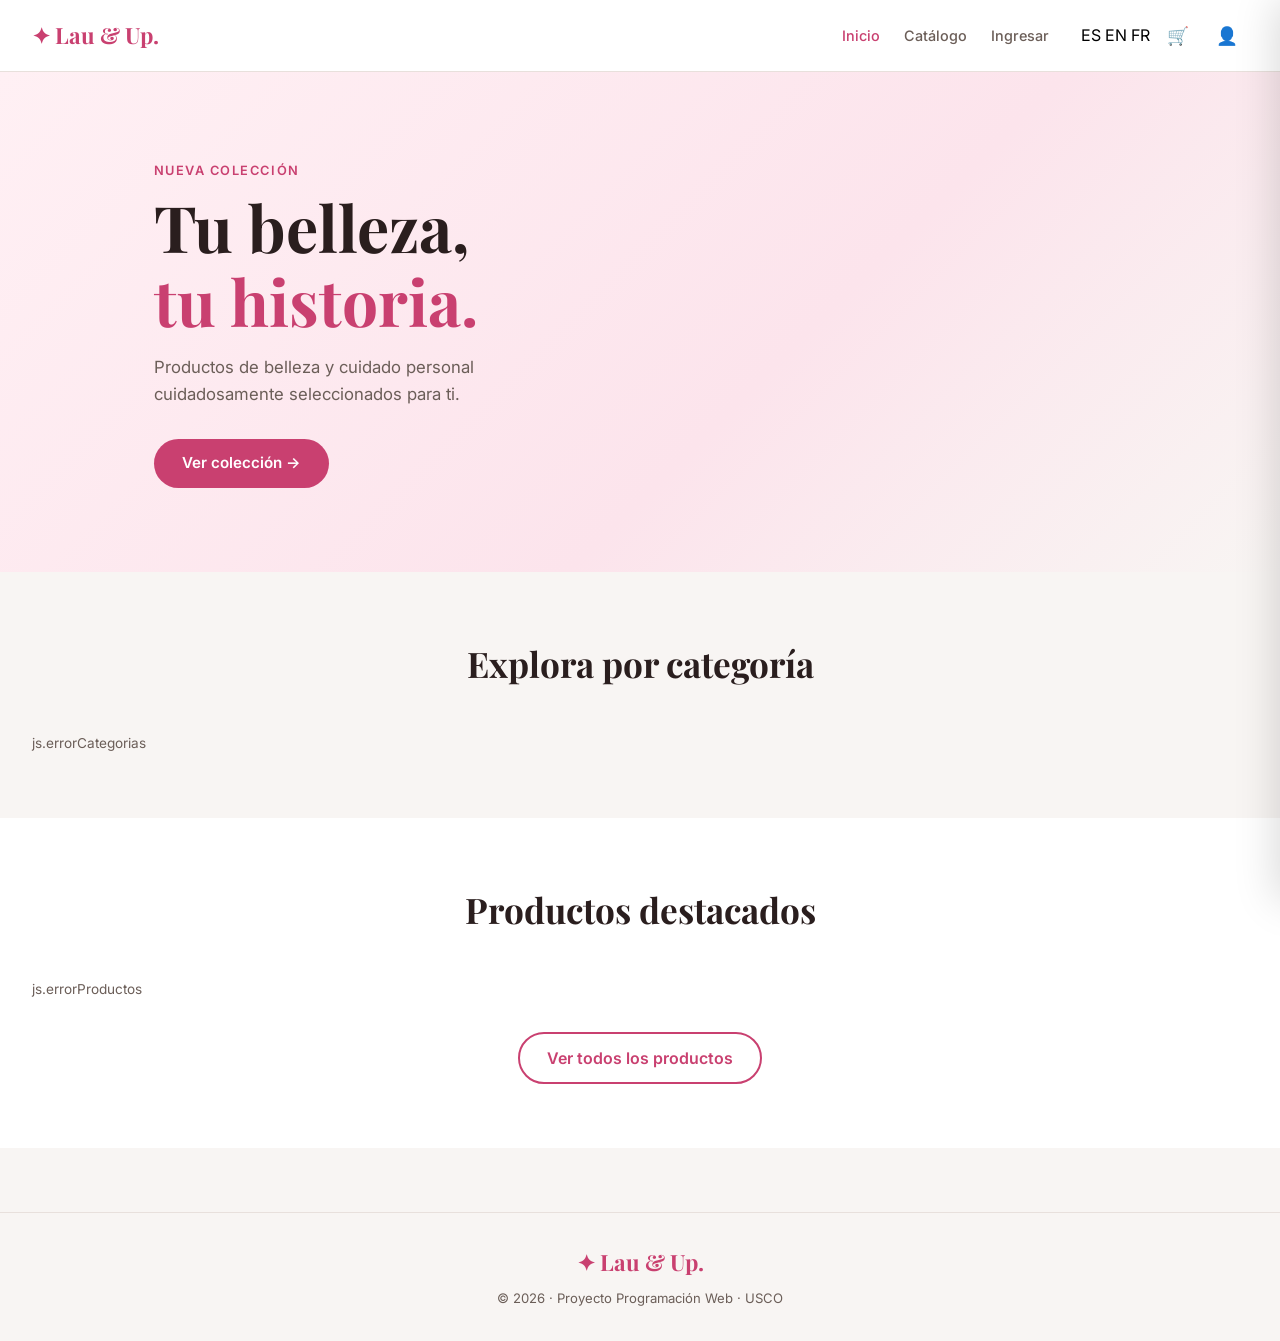
<file: LauUp/src/main/resources/static/index.html>
<!DOCTYPE html>
<html lang="es">
<head>
    <meta charset="UTF-8"/>
    <meta name="viewport" content="width=device-width, initial-scale=1.0"/>
    <title>Lau Up | Tienda</title>
    <link rel="stylesheet" href="css/styles.css"/>
    <link href="https://fonts.googleapis.com/css2?family=Playfair+Display:wght@400;600;700&family=Inter:wght@300;400;500;600&display=swap" rel="stylesheet"/>
</head>
<body>
<a href="#contenido-principal" class="skip-link">Saltar al contenido</a>
<header class="header" role="banner">
    <div class="header-inner">
        <a href="index.html" class="logo">✦ Lau &amp; Up.</a>
        <nav class="nav">
            <a href="index.html" class="nav-link active"><span data-i18n="nav.inicio">Inicio</span></a>
            <a href="catalogo.html" class="nav-link"><span data-i18n="nav.catalogo">Catálogo</span></a>
            <span id="nav-auth"></span>
        </nav>
        <div class="header-actions">
        	<div class="lang-selector">
        		<button class="lang-btn active" data-lang="es" onclick="I18N.cambiar('es')">ES</button>
       			<button class="lang-btn" data-lang="en" onclick="I18N.cambiar('en')">EN</button>
       			<button class="lang-btn" data-lang="fr" onclick="I18N.cambiar('fr')">FR</button>
    		</div>
            <button class="btn-icon" onclick="abrirCarrito()" title="Carrito">
                🛒 <span class="badge" id="badge-carrito">0</span>
            </button>
            <button class="btn-icon" id="btn-user" onclick="irPerfil()" title="Perfil">👤</button>
        </div>
    </div>    
</header>
<main role="main" id="contenido-principal">
<section class="hero">
    <div class="hero-content">
        <span class="hero-tag" data-i18n="hero.tag">Nueva colección</span>
        <h1 class="hero-title" data-i18n="hero.titulo">Tu belleza,<br/><em>tu historia.</em></h1>
        <p class="hero-sub" data-i18n="hero.subtitulo">Productos de belleza y cuidado personal cuidadosamente seleccionados para ti.</p>
        <a href="catalogo.html" class="btn-primary" data-i18n="hero.boton">Ver colección →</a>
    </div>
</section>

<section class="section">
    <h2 class="section-title" data-i18n="sec.categorias">Explora por categoría</h2>
    <div class="categorias-grid" id="categorias-grid">
        <div class="skeleton-card"></div>
        <div class="skeleton-card"></div>
        <div class="skeleton-card"></div>
        <div class="skeleton-card"></div>
    </div>
</section>

<section class="section section-alt">
    <h2 class="section-title" data-i18n="sec.destacados">Productos destacados</h2>
    <div class="productos-grid" id="productos-grid">
        <div class="skeleton-card"></div>
        <div class="skeleton-card"></div>
        <div class="skeleton-card"></div>
        <div class="skeleton-card"></div>
    </div>
    <div style="text-align:center;margin-top:2rem">
        <a href="catalogo.html" class="btn-outline" data-i18n="sec.verTodos">Ver todos los productos</a>
    </div>
</section>
</main>
<footer class="footer" role="contentinfo">
    <div class="footer-inner">
        <span class="logo">✦ Lau &amp; Up.</span>
        <p data-i18n="footer.texto">© 2026 · Proyecto Programación Web · USCO</p>
    </div>
</footer>

<div class="overlay" id="overlay" onclick="cerrarCarrito()"></div>
<aside class="carrito-panel" id="carrito-panel">
    <div class="carrito-header">
        <h3 data-i18n="carrito.titulo">Tu carrito</h3>
        <button onclick="cerrarCarrito()" class="btn-cerrar">✕</button>
    </div>
    <div class="carrito-items" id="carrito-items"></div>
    <div class="carrito-footer">
        <div class="carrito-total">
            <span data-i18n="carrito.total">Total</span>
            <strong id="carrito-total-val">$0</strong>
        </div>
        <button class="btn-primary w100" onclick="checkout()" data-i18n="carrito.pagar">Proceder al pago</button>
    </div>
</aside>

<div class="modal-overlay" id="modal-checkout" style="display:none">
    <div class="modal">
        <h3 data-i18n="checkout.titulo">Confirmar pedido</h3>
        <label data-i18n="checkout.direccion">Dirección de envío
            <input type="text" id="input-direccion" placeholder="Calle 12 #34-56, Neiva"/>
        </label>
        <div class="modal-actions">
            <button class="btn-outline" onclick="cerrarCheckout()" data-i18n="checkout.cancelar">Cancelar</button>
            <button class="btn-primary" onclick="confirmarPedido()" data-i18n="checkout.confirmar">Confirmar</button>
        </div>
    </div>
</div>

<script src="js/i18n.js"></script> 
<script src="js/api.js"></script>
<script src="js/carrito.js"></script>
<script src="js/auth.js"></script>
<script src="js/app.js"></script>
</body>
</html>
</file>
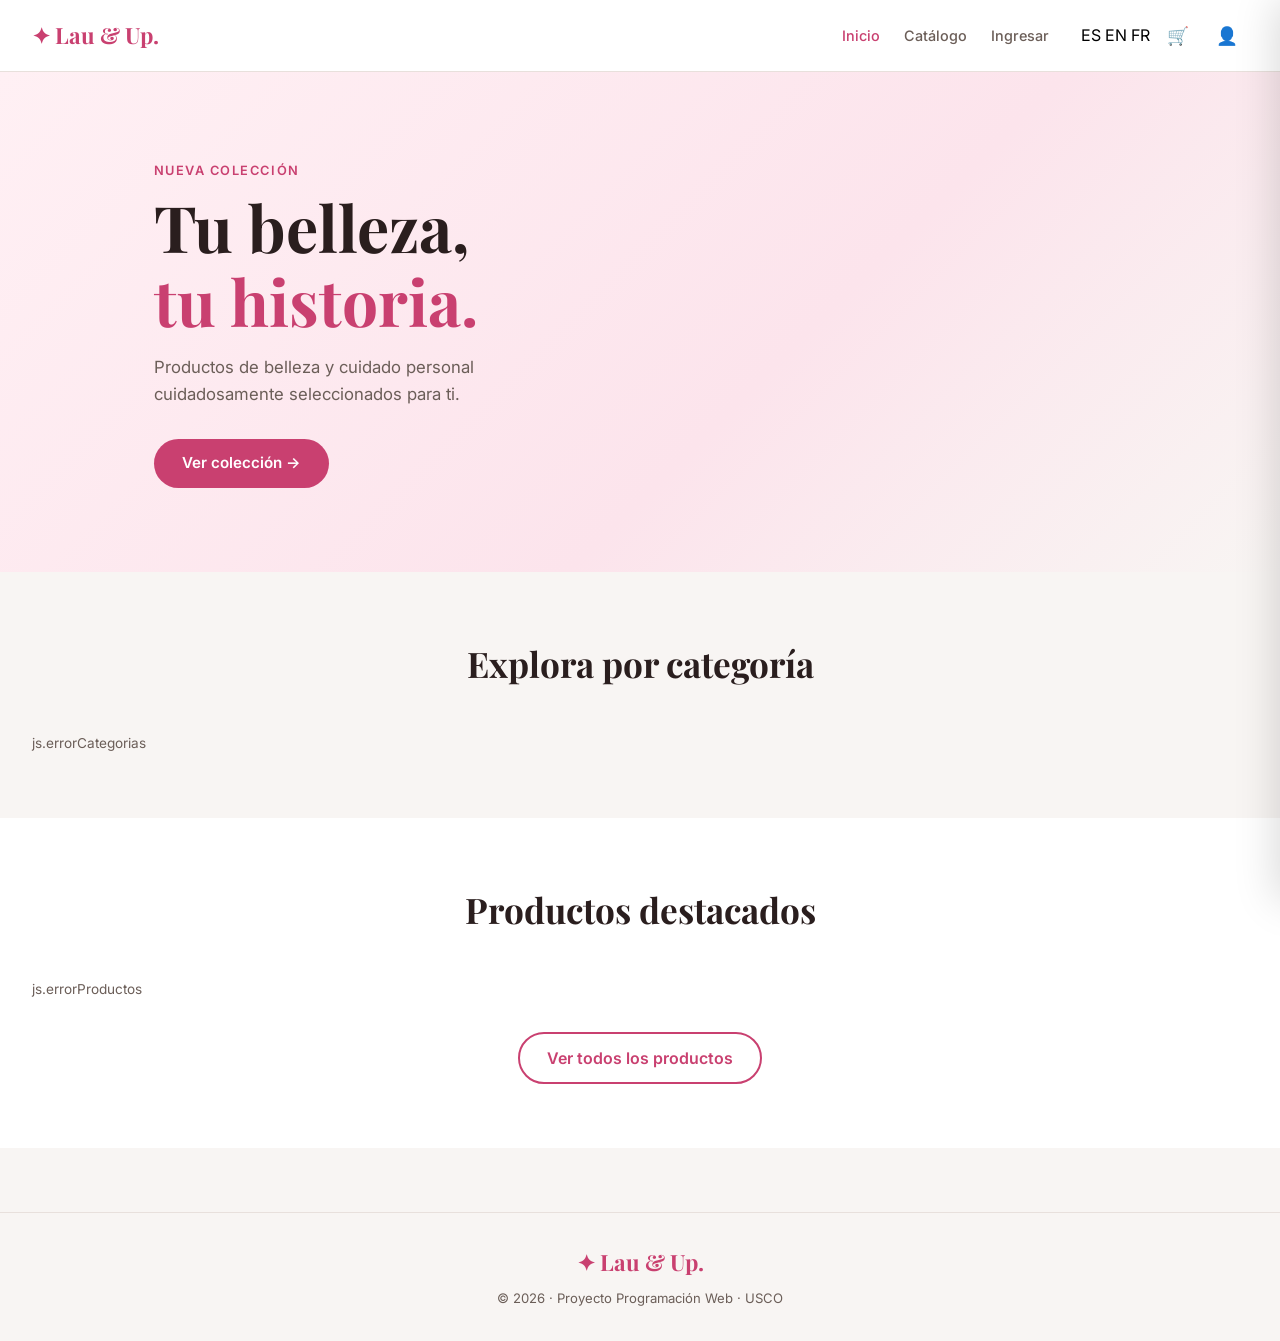
<file: LauUp/src/main/resources/static/admin.html>
<!DOCTYPE html>
<html lang="es">
<head>
    <meta charset="UTF-8"/>
    <meta name="viewport" content="width=device-width, initial-scale=1.0"/>
    <title>Admin | Lau & Up.</title>
    <link rel="stylesheet" href="css/styles.css"/>
    <link href="https://fonts.googleapis.com/css2?family=Playfair+Display:wght@400;600;700&family=Inter:wght@300;400;500;600&display=swap" rel="stylesheet"/>
</head>
<body>
<a href="#contenido-principal" class="skip-link">Saltar al contenido</a>

<header class="header" role="banner">
    <div class="header-inner">
        <a href="index.html" class="logo">✦ Lau &amp; Up. <span class="admin-tag">ADMIN</span></a>
        <nav class="nav">
            <a href="index.html" class="nav-link" ><span data-i18n="admin.verTienda">Ver tienda</span></a>
        </nav>
        <div class="header-actions">
            <div class="lang-selector">
        		<button class="lang-btn active" data-lang="es" onclick="I18N.cambiar('es')">ES</button>
       			<button class="lang-btn" data-lang="en" onclick="I18N.cambiar('en')">EN</button>
       			<button class="lang-btn" data-lang="fr" onclick="I18N.cambiar('fr')">FR</button>
    		</div>
            <button class="btn-outline" onclick="cerrarSesion()"><span data-i18n="perfil.cerrar">Cerrar sesión</span></button>
        </div>
    </div>
</header>

<main role="main" id="contenido-principal">
<div class="admin-layout">

    <!-- Sidebar -->
    <aside class="admin-sidebar" role="complementary" aria-label="Menú de administración">
        <nav class="admin-nav" aria-label="Navegación del administrador">
            <a href="#" class="admin-link active" aria-current="page" onclick="mostrarSeccion('productos')" data-i18n="admin.productos">📦 Productos</a>
            <a href="#" class="admin-link" aria-current="page" onclick="mostrarSeccion('pedidos')" data-i18n="admin.pedidos">📋 Pedidos</a>
            <a href="#" class="admin-link" aria-current="page" onclick="mostrarSeccion('categorias')" data-i18n="admin.categorias">🏷️ Categorías</a>
        </nav>
    </aside>

    <main class="admin-main">

        <!-- ── PRODUCTOS ── -->
        <section id="sec-productos" class="admin-seccion" aria-labelledby="titulo-productos">
            <div class="admin-sec-header">
                <h2 id="titulo-productos"><span data-i18n="admin.gestionProductos">Gestión de Productos</span></h2>
                <button class="btn-primary" onclick="abrirModalProducto()"><span data-i18n="admin.nuevoProducto">+ Nuevo producto</span></button>
            </div>
            <div class="tabla-wrap">
                <table class="admin-tabla" role="table" aria-label="Lista de productos">
                    <thead>
                        <tr>
                        	<th>ID</th>
                            <th ><span data-i18n="admin.nombre">Nombre</span></th>
							<th ><span data-i18n="admin.categoria">Categoría</span></th>
							<th ><span data-i18n="admin.precio">Precio</span></th>
							<th ><span data-i18n="admin.stock">Stock</span></th>
							<th ><span data-i18n="admin.acciones">Acciones</span></th>
                        </tr>
                    </thead>
                    <tbody id="tabla-productos"></tbody>
                </table>
            </div>
        </section>

        <!-- ── PEDIDOS ── -->
        <section id="sec-pedidos" class="admin-seccion" style="display:none" aria-labelledby="titulo-pedidos">
            <div class="admin-sec-header">
                <h2 id="titulo-pedidos"><span data-i18n="admin.gestionPedidos">Gestión de Pedidos</span></h2>
            </div>
            <div class="tabla-wrap">
                <table class="admin-tabla" role="table" aria-label="Lista de pedidos">
                    <thead>
                        <tr>
                            <th>ID</th>
                            <th ><span data-i18n="admin.usuario">Usuario</span></th>
                            <th ><span data-i18n="admin.total">Total</span></th>
                            <th ><span data-i18n="admin.estado">Estado</span></th>
                            <th ><span data-i18n="admin.fecha">Fecha</span></th>
                            <th ><span data-i18n="admin.cambiarEstado">Cambiar estado</span></th>
                        </tr>
                    </thead>
                    <tbody id="tabla-pedidos"></tbody>
                </table>
            </div>
        </section>

        <!-- ── CATEGORIAS ── -->
        <section id="sec-categorias" class="admin-seccion" style="display:none" aria-labelledby="titulo-categorias">
            <div class="admin-sec-header">
                <h2 id="titulo-categorias"><span data-i18n="admin.gestionCategorias">Gestión de Categorías</span></h2>
                <button class="btn-primary" onclick="abrirModalCategoria()"><span data-i18n="admin.nuevaCategoria">+ Nueva categoría</span></button>
            </div>
            <div class="tabla-wrap">
                <table class="admin-tabla" role="table" aria-label="Lista de categorías">
                    <thead>
                        <tr>
                            <th>ID</th>
                            <th ><span data-i18n="admin.nombre">Nombre</span></th>
                            <th ><span data-i18n="admin.descripcion">Descripción</span></th>
                        </tr>
                    </thead>
                    <tbody id="tabla-categorias"></tbody>
                </table>
            </div>
        </section>

    </main>
</div>

<!-- Modal producto -->
<div class="modal-overlay" id="modal-producto" style="display:none" role="dialog" aria-modal="true" aria-labelledby="modal-titulo">
    <div class="modal modal-grande">
        <h3 id="modal-titulo">Nuevo producto</h3>
        <input type="hidden" id="prod-id"/>
        <div class="form-row">
            <label class="form-label"><span data-i18n="admin.nombre">Nombre</span>
                <input type="text" id="prod-nombre" class="form-input"/>
            </label>
            <label class="form-label"><span data-i18n="admin.precio">Precio (COP)</span>
                <input type="number" id="prod-precio" class="form-input"/>
            </label>
        </div>
        <div class="form-row">
            <label class="form-label"><span data-i18n="admin.stock">Stock</span>
                <input type="number" id="prod-stock" class="form-input"/>
            </label>
            <label class="form-label"><span data-i18n="admin.categoria">Categoría</span>
                <select id="prod-categoria" class="form-input"></select>
            </label>
        </div>
        <label class="form-label"><span data-i18n="admin.descripcion">Descripción</span>
            <textarea id="prod-descripcion" class="form-input" rows="3"></textarea>
        </label>
        <label class="form-label"><span data-i18n="admin.imagen">URL de imagen (opcional)</span> <!-- no tengo imagenes en img, entonces lo coloco opcional por ahora-->
            <input type="text" id="prod-imagen" class="form-input" placeholder="https://..."/>
        </label>
        <div class="modal-actions">
            <button class="btn-outline" onclick="cerrarModalProducto()"><span data-i18n="checkout.cancelar">Cancelar</span></button>
            <button class="btn-primary" onclick="guardarProducto()"><span data-i18n="perfil.guardar">Guardar</span></button>
        </div>
    </div>
</div>

<!-- Modal categoría -->
<div class="modal-overlay" id="modal-categoria" style="display:none" role="dialog" aria-modal="true" aria-labelledby="titulo-modal-cat">
    <div class="modal">
        <h3 id="titulo-modal-cat"><span data-i18n="admin.holdnuevaCategoria">Nueva categoría</span></h3>
        <label class="form-label"><span data-i18n="admin.nombre">Nombre</span>
            <input type="text" id="cat-nombre" class="form-input"/>
        </label>
        <label class="form-label"><span data-i18n="admin.descripcion">Descripción</span>
            <input type="text" id="cat-descripcion" class="form-input"/>
        </label>
        <div class="modal-actions">
            <button class="btn-outline" onclick="cerrarModalCategoria()">Cancelar</button>
            <button class="btn-primary" onclick="guardarCategoria()">Guardar</button>
        </div>
    </div>
</div>
</main>

<script src="js/i18n.js"></script>
<script src="js/api.js"></script>
<script src="js/auth.js"></script>
<script src="js/admin.js"></script>
</body>
</html>
</file>
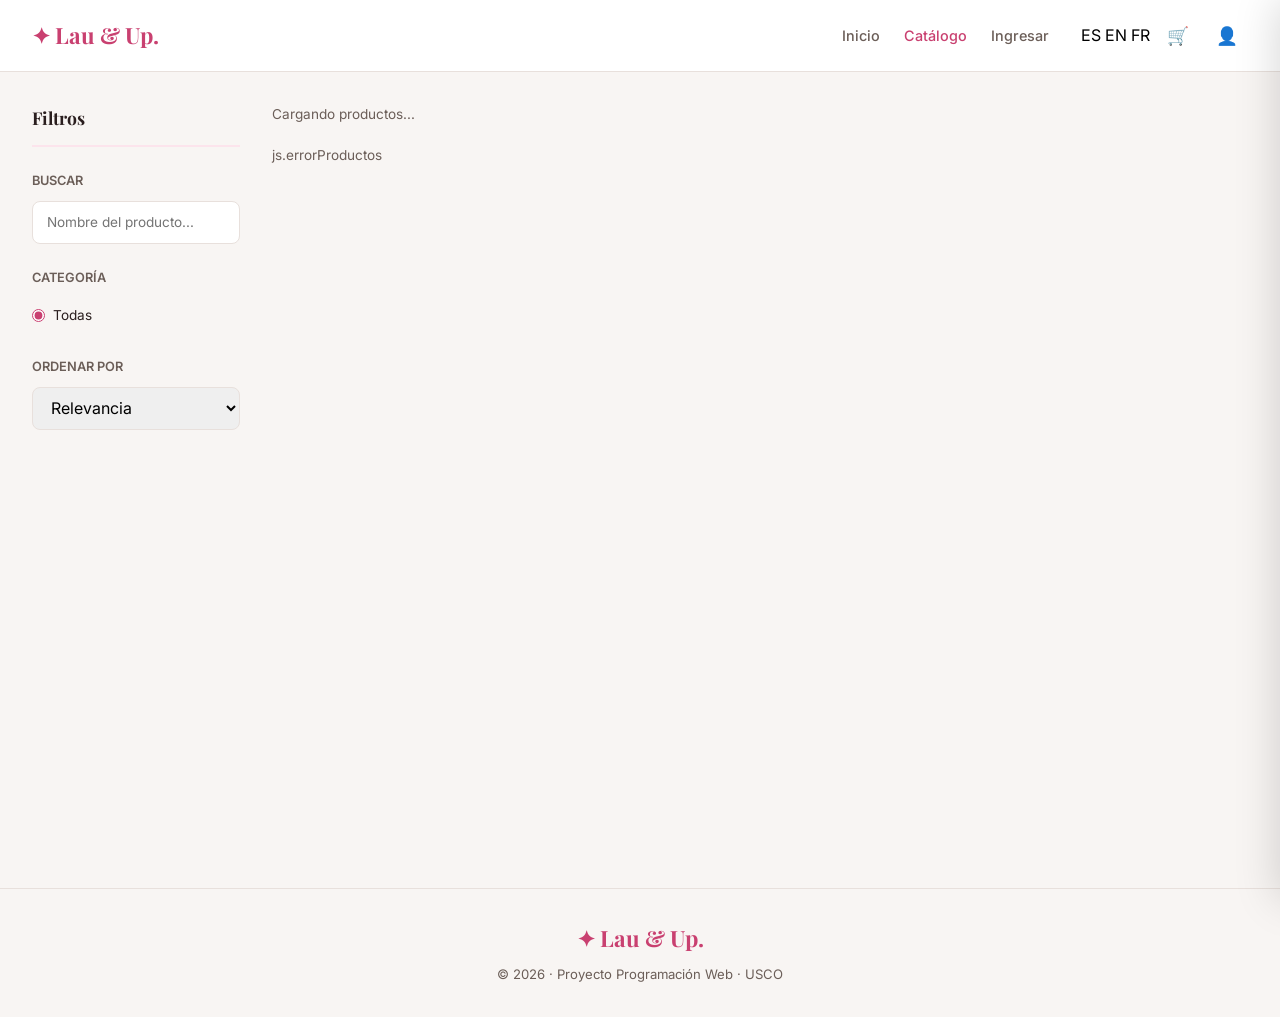
<file: LauUp/src/main/resources/static/catalogo.html>
<!DOCTYPE html>
<html lang="es">
<head>
    <meta charset="UTF-8"/>
    <meta name="viewport" content="width=device-width, initial-scale=1.0"/>
    <title>Catálogo | Lau & Up.</title>
    <link rel="stylesheet" href="css/styles.css"/>
    <link href="https://fonts.googleapis.com/css2?family=Playfair+Display:wght@400;600;700&family=Inter:wght@300;400;500;600&display=swap" rel="stylesheet"/>
</head>
<body>

<header class="header" role="banner">
    <div class="header-inner">
        <a href="index.html" class="logo">✦ Lau &amp; Up.</a>
        <nav class="nav">
            <a href="index.html" class="nav-link"><span data-i18n="nav.inicio">Inicio</span></a>
            <a href="catalogo.html" class="nav-link active"><span data-i18n="nav.catalogo">Catálogo</span></a>
            <span id="nav-auth"></span>
        </nav>
        <div class="header-actions">
            <div class="lang-selector">
        		<button class="lang-btn active" data-lang="es" onclick="I18N.cambiar('es')">ES</button>
       			<button class="lang-btn" data-lang="en" onclick="I18N.cambiar('en')">EN</button>
       			<button class="lang-btn" data-lang="fr" onclick="I18N.cambiar('fr')">FR</button>
    		</div>
            <button class="btn-icon" onclick="abrirCarrito()" title="Carrito">
                🛒 <span class="badge" id="badge-carrito">0</span>
            </button>
            <button class="btn-icon" id="btn-user" onclick="irPerfil()" title="Perfil">👤</button>
        </div>
    </div>
</header>

<main role="main" id="contenido-principal">
<div class="catalogo-layout">
    <aside class="sidebar">
        <h3 class="sidebar-title"><span data-i18n="filtro.titulo">Filtros</span></h3>
        <div class="filtro-grupo">
            <label class="filtro-label"><span data-i18n="filtro.buscar">Buscar</span></label>
            <input type="text" id="input-buscar" class="input-search"
                   placeholder="Nombre del producto..." oninput="filtrar()"/>
        </div>
        <div class="filtro-grupo">
            <label class="filtro-label"><span data-i18n="filtro.categoria">Categoría</span></label>
            <div id="filtro-categorias">
                <label class="radio-label">
                    <input type="radio" name="cat" value="" checked onchange="filtrar()"/><span data-i18n="filtro.todas">Todas</span>
                </label>
            </div>
        </div>
        <div class="filtro-grupo">
            <label class="filtro-label"><span data-i18n="filtro.ordenar">Ordenar por</span></label>
            <select id="select-orden" class="select-orden" onchange="filtrar()">
                <option value="" data-i18n="ordenar.relevancia">Relevancia</span></option>
                <option value="precio-asc" data-i18n="ordenar.menormayor">Precio: menor a mayor</option>
                <option value="precio-desc" data-i18n="ordenar.mayormenor">Precio: mayor a menor</option>
                <option value="nombre" data-i18n="ordenar.nomalfabet">Nombre A-Z</option>
            </select>
        </div>
    </aside>

    <div class="catalogo-main">
        <p id="resultado-count" class="resultado-count"><span data-i18n="cargar.productos">Cargando productos...</span></p>
        <div class="productos-grid" id="productos-catalogo"></div>
    </div>
</div>
</main>

<footer class="footer" role="contentinfo">
    <div class="footer-inner">
        <span class="logo">✦ Lau &amp; Up.</span>
        <p data-i18n="footer.texto">© 2026 · Proyecto Programación Web · USCO</p>
    </div>
</footer>

<div class="overlay" id="overlay" onclick="cerrarCarrito()"></div>
<aside class="carrito-panel" id="carrito-panel">
    <div class="carrito-header">
        <h3><span data-i18n="carrito.titulo">Tu carrito</span></h3>
        <button onclick="cerrarCarrito()" class="btn-cerrar">✕</button>
    </div>
    <div class="carrito-items" id="carrito-items"></div>
    <div class="carrito-footer">
        <div class="carrito-total">
            <span data-i18n="carrito.total">Total</span>
            <strong id="carrito-total-val">$0</strong>
        </div>
        <button class="btn-primary w100" onclick="checkout()"><span data-i18n="carrito.pagar">Proceder al pago</span></button>
    </div>
</aside>

<div class="modal-overlay" id="modal-checkout" style="display:none">
    <div class="modal">
        <h3 ><span data-i18n="checkout.titulo">Confirmar pedido</span></h3>
        <label ><span data-i18n="checkout.direccion">Dirección de envío</span>
            <input type="text" id="input-direccion" placeholder="Calle 12 #34-56, Neiva"/>
        </label>
        <div class="modal-actions">
            <button class="btn-outline" onclick="cerrarCheckout()"><span data-i18n="checkout.cancelar">Cancelar</span></button>
            <button class="btn-primary" onclick="confirmarPedido()"><span data-i18n="checkout.confirmar">Confirmar</span></button>
        </div>
    </div>
</div>

<script src="js/i18n.js"></script> 
<script src="js/api.js"></script>
<script src="js/carrito.js"></script>
<script src="js/auth.js"></script>
<script src="js/catalogo.js"></script>
</body>
</html>
</file>
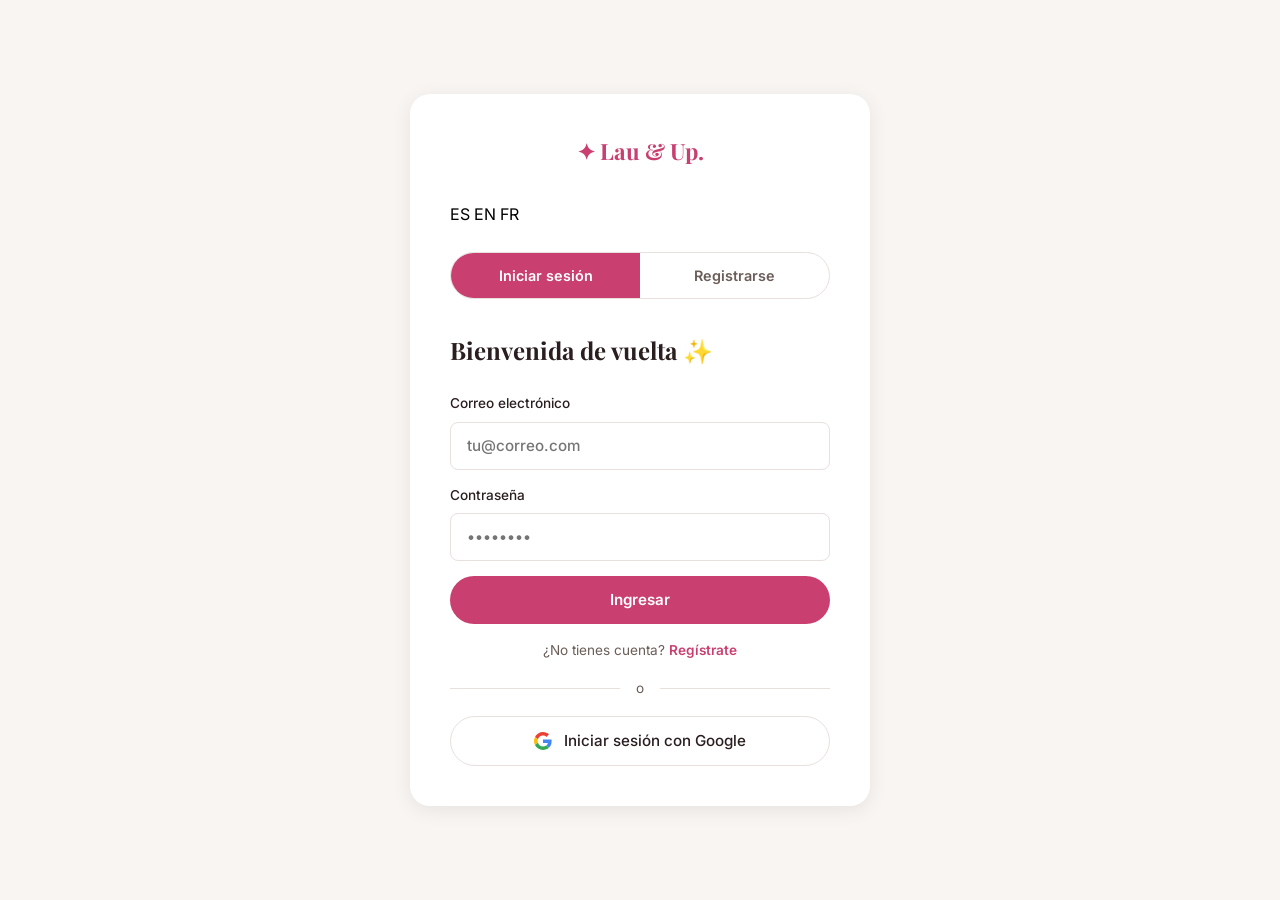
<file: LauUp/src/main/resources/static/login.html>
<!DOCTYPE html>
<html lang="es">
<head>
    <meta charset="UTF-8"/>
    <meta name="viewport" content="width=device-width, initial-scale=1.0"/>
    <title>Acceder | Lau & Up.</title>
    <link rel="stylesheet" href="css/styles.css"/>
    <link href="https://fonts.googleapis.com/css2?family=Playfair+Display:wght@400;600;700&family=Inter:wght@300;400;500;600&display=swap" rel="stylesheet"/>
</head>
<body class="auth-body">
<a href="#contenido-principal" class="skip-link">Saltar al contenido</a>

<main role="main" id="contenido-principal">
<div class="auth-container">
    <a href="index.html" class="logo" style="display:block;text-align:center;margin-bottom:2rem">
        ✦ Lau &amp; Up.
    </a>
    <div class="lang-selector" style="justify-content:center;margin-bottom:1.5rem">
    	<button class="lang-btn active" data-lang="es" onclick="I18N.cambiar('es')">ES</button>
    	<button class="lang-btn" data-lang="en" onclick="I18N.cambiar('en')">EN</button>
    	<button class="lang-btn" data-lang="fr" onclick="I18N.cambiar('fr')">FR</button>
	</div>

    <div class="auth-tabs">
        <button class="auth-tab active" id="tab-login" role="tab" aria-selected="false" onclick="mostrarTab('login')" data-i18n="nav.ingresar">Iniciar sesión</button>
        <button class="auth-tab" id="tab-registro" role="tab" aria-selected="false" onclick="mostrarTab('registro')" data-i18n="reg.boton">Registrarse</button>
    </div>

    <!-- LOGIN -->
    <div id="form-login" class="auth-form" role="tabpanel" aria-labelledby="tab-login">
        <h2 class="auth-title" data-i18n="login.titulo">Bienvenida de vuelta ✨</h2>
        <div id="login-error" class="alert-error" style="display:none"></div>
        <label class="form-label"><span data-i18n="login.email">Correo electrónico</span>
            <input type="email" id="login-email" class="form-input" placeholder="tu@correo.com"/>
        </label>
        <label class="form-label"><span data-i18n="login.password">Contraseña</span>
            <input type="password" id="login-pass" class="form-input" placeholder="••••••••"/>
        </label>
        <button class="btn-primary w100" onclick="hacerLogin()" data-i18n="login.boton">Ingresar</button>
        <p class="auth-switch"><span data-i18n="login.sinCuenta">¿No tienes cuenta?</span>
            <a href="#" onclick="mostrarTab('registro')" data-i18n="login.registrate">Regístrate</a>
        </p>
        <div class="separador">
    		<span>o</span>
		</div>
			<a href="/oauth2/authorization/google" class="btn-google" aria-label="Iniciar sesión con Google">
    			<svg width="18" height="18" viewBox="0 0 48 48">
        			<path fill="#EA4335" d="M24 9.5c3.54 0 6.71 1.22 9.21 3.6l6.85-6.85C35.9 2.38 30.47 0 24 0 14.62 0 6.51 5.38 2.56 13.22l7.98 6.19C12.43 13.72 17.74 9.5 24 9.5z"/>
        			<path fill="#4285F4" d="M46.98 24.55c0-1.57-.15-3.09-.38-4.55H24v9.02h12.94c-.58 2.96-2.26 5.48-4.78 7.18l7.73 6c4.51-4.18 7.09-10.36 7.09-17.65z"/>
        			<path fill="#FBBC05" d="M10.53 28.59c-.48-1.45-.76-2.99-.76-4.59s.27-3.14.76-4.59l-7.98-6.19C.92 16.46 0 20.12 0 24c0 3.88.92 7.54 2.56 10.78l7.97-6.19z"/>
        			<path fill="#34A853" d="M24 48c6.48 0 11.93-2.13 15.89-5.81l-7.73-6c-2.18 1.48-4.97 2.31-8.16 2.31-6.26 0-11.57-4.22-13.47-9.91l-7.98 6.19C6.51 42.62 14.62 48 24 48z"/>
    			</svg>
    			Iniciar sesión con Google
			</a>
    </div>

    <!-- REGISTRO -->
    <div id="form-registro" class="auth-form" style="display:none" role="tabpanel" aria-labelledby="tab-registro">
        <h2 class="auth-title" data-i18n="reg.titulo">Crea tu cuenta 💄</h2>
        <div id="reg-error" class="alert-error"  style="display:none"></div>
        <div id="reg-ok"    class="alert-success" style="display:none"></div>
        <label class="form-label"><span data-i18n="reg.nombre">Nombre</span>
            <input type="text" id="reg-nombre" class="form-input" placeholder="María"/>
        </label>
        <label class="form-label"><span data-i18n="reg.apellido">Apellido</span>
            <input type="text" id="reg-apellido" class="form-input" placeholder="García"/>
        </label>
        <label class="form-label"><span data-i18n="login.email">Correo electrónico</span>
            <input type="email" id="reg-email" class="form-input" placeholder="tu@correo.com"/>
        </label>
        <label class="form-label"><span data-i18n="login.password">Contraseña</span>
            <input type="password" id="reg-pass" class="form-input" placeholder="Mínimo 6 caracteres"/>
        </label>
        <label class="form-label"><span data-i18n="reg.confirmarPass">Confirmar contraseña</span>
    	<input type="password" id="reg-pass2" class="form-input" placeholder="Repite tu contraseña"/>
		</label>
        <label class="form-label"><span data-i18n="reg.telefono">Teléfono (opcional)</span>
            <input type="tel" id="reg-tel" class="form-input" placeholder="321 000 0000"/>
        </label>
        <button class="btn-primary w100" onclick="hacerRegistro()" data-i18n="reg.boton">Crear cuenta</button>
        <p class="auth-switch"><span data-i18n="reg.conCuenta">¿Ya tienes cuenta?</span>
            <a href="#" onclick="mostrarTab('login')" data-i18n="reg.inicia">Inicia sesión</a>
        </p>
    </div>
</div>
</main>
<script src="js/i18n.js"></script>
<script src="js/api.js"></script>
<script src="js/auth.js"></script>
<script>
    if (authActual()) window.location.href = 'index.html';

    function mostrarTab(tab) {
        document.getElementById('form-login').style.display    = tab === 'login'    ? 'block' : 'none';
        document.getElementById('form-registro').style.display = tab === 'registro' ? 'block' : 'none';
        document.getElementById('tab-login').classList.toggle('active',    tab === 'login');
        document.getElementById('tab-registro').classList.toggle('active', tab === 'registro');
     // ARIA
        document.getElementById('tab-login').setAttribute('aria-selected',    tab === 'login');
        document.getElementById('tab-registro').setAttribute('aria-selected', tab === 'registro');
    }

    async function hacerLogin() {
        const email = document.getElementById('login-email').value.trim();
        const pass  = document.getElementById('login-pass').value;
        const err   = document.getElementById('login-error');
        err.style.display = 'none';

        if (!email || !pass) {
        	err.textContent = I18N.get('reg.todosCampos');
            err.style.display = 'block';
            return;
        }
        try {
            const data = await API.login(email, pass);
            if (data.error) {
                err.textContent = data.error;
                err.style.display = 'block';
                return;
            }
            guardarAuth(data);  // ← ahora guarda { token, usuario }
            window.location.href = 'index.html';
        } catch (e) {
        	err.textContent = I18N.get('js.errorConexion');
            err.style.display = 'block';
        }
    }

    async function hacerRegistro() {
        const nombre   = document.getElementById('reg-nombre').value.trim();
        const apellido = document.getElementById('reg-apellido').value.trim();
        const email    = document.getElementById('reg-email').value.trim();
        const pass     = document.getElementById('reg-pass').value;
        const pass2    = document.getElementById('reg-pass2').value;
        const tel      = document.getElementById('reg-tel').value.trim();
        const err      = document.getElementById('reg-error');
        const ok       = document.getElementById('reg-ok');
        err.style.display = 'none';
        ok.style.display  = 'none';

        if (!nombre || !apellido || !email || !pass || !pass2) {
            err.textContent = I18N.get('reg.camposObligatorios');
            err.style.display = 'block';
            return;
        }
        if (pass.length < 6) {
            err.textContent = I18N.get('reg.passCorta');
            err.style.display = 'block';
            return;
        }
        if (pass !== pass2) {
            err.textContent = I18N.get('reg.passNoCoincide');
            err.style.display = 'block';
            return;
        }
        try {
            const data = await API.registro({ nombre, apellido, email, password: pass, telefono: tel });
            if (data.error) {
                err.textContent = data.error;
                err.style.display = 'block';
                return;
            }
            ok.textContent = I18N.get('reg.cuentaCreada');
            ok.style.display = 'block';
            setTimeout(() => mostrarTab('login'), 1500);
        } catch (e) {
            err.textContent = I18N.get('js.errorConexion');
            err.style.display = 'block';
        }
    }
</script>
</body>
</html>
</file>
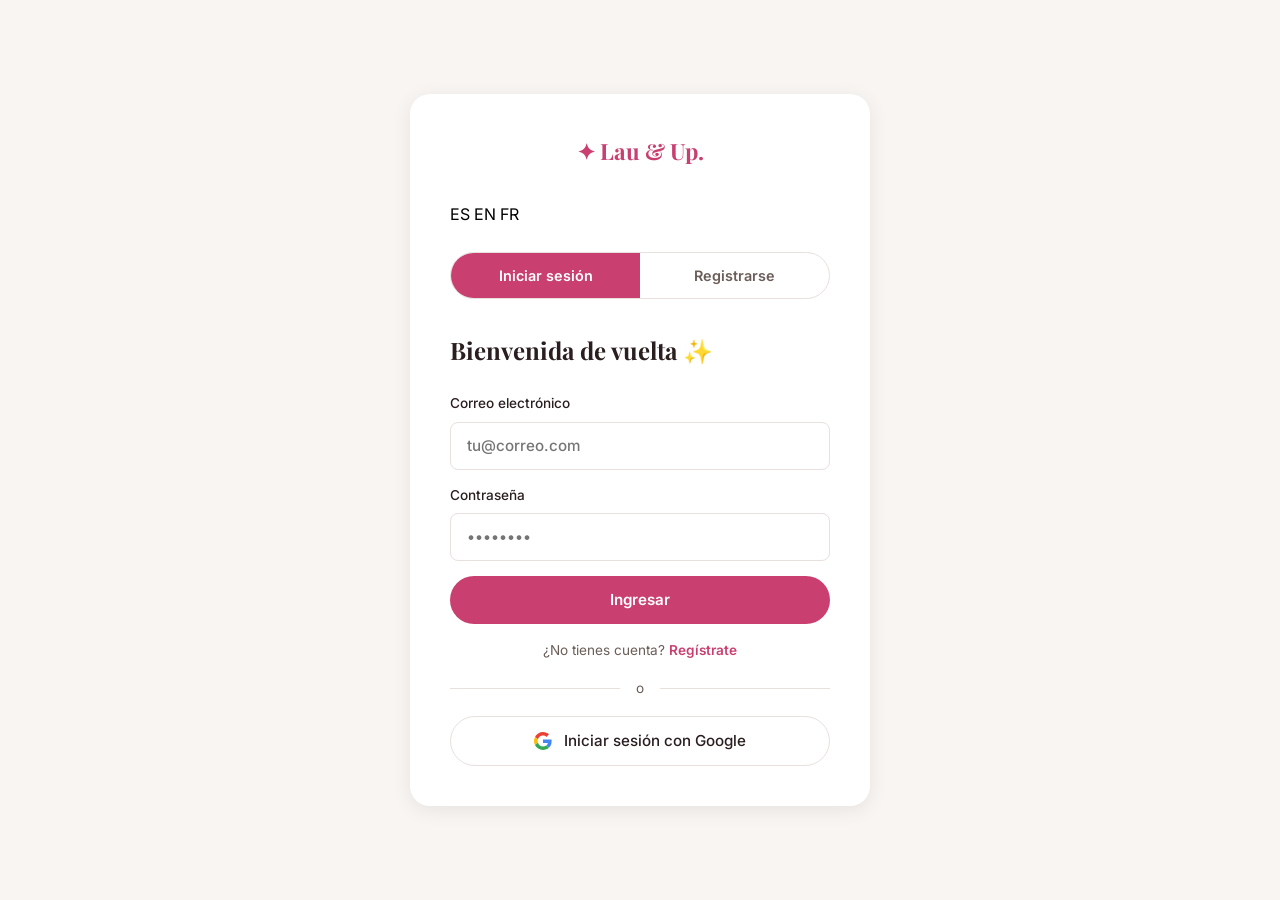
<file: LauUp/src/main/resources/static/oauth2-callback.html>
<!DOCTYPE html>
<html lang="es">
<head>
    <meta charset="UTF-8"/>
    <meta name="viewport" content="width=device-width, initial-scale=1.0"/>
    <title>Autenticando... | LauUp & Co.</title>
    <link rel="stylesheet" href="css/styles.css"/>
    <style>
        .callback-container {
            display: flex;
            flex-direction: column;
            align-items: center;
            justify-content: center;
            min-height: 100vh;
            gap: 1rem;
        }
        .spinner {
            width: 50px;
            height: 50px;
            border: 4px solid var(--gris-m);
            border-top: 4px solid var(--rosa);
            border-radius: 50%;
            animation: spin 1s linear infinite;
        }
        @keyframes spin {
            0%  { transform: rotate(0deg); }
            100% { transform: rotate(360deg); }
        }
    </style>
</head>
<body>
    <div class="callback-container">
        <div class="spinner"></div>
        <p>Autenticando con Google...</p>
    </div>

    <script src="js/auth.js"></script>
    <script>
        // Leer parámetros de la URL
        const params = new URLSearchParams(window.location.search);
        const token   = params.get('token');
        const id      = params.get('id');
        const nombre  = params.get('nombre');
        const apellido = params.get('apellido');
        const email   = params.get('email');
        const rol     = params.get('rol');

        if (token) {
            // Guardar en localStorage igual que el login normal
            const userData = {
                id: parseInt(id),
                nombre,
                apellido,
                email,
                rol,
                token
            };
            localStorage.setItem('belleza_user', JSON.stringify(userData));
            // Redirigir al inicio
            window.location.href = 'index.html';
        } else {
            // Si no hay token, redirigir al login
            window.location.href = 'login.html';
        }
    </script>
</body>
</html>
</file>
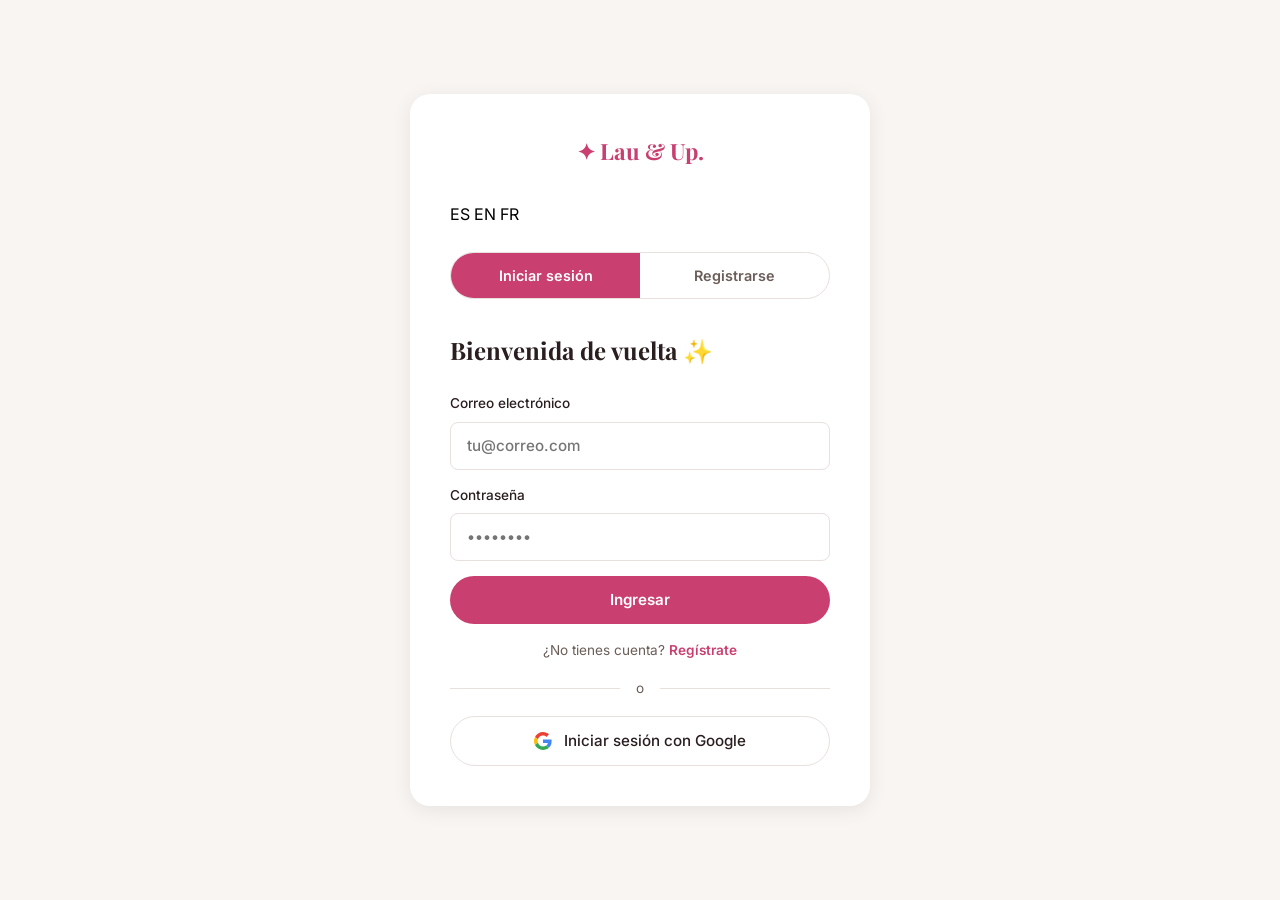
<file: LauUp/src/main/resources/static/perfil.html>
<!DOCTYPE html>
<html lang="es">
<head>
    <meta charset="UTF-8"/>
    <meta name="viewport" content="width=device-width, initial-scale=1.0"/>
    <title>Mi Perfil | Lau & Up.</title>
    <link rel="stylesheet" href="css/styles.css"/>
    <link href="https://fonts.googleapis.com/css2?family=Playfair+Display:wght@400;600;700&family=Inter:wght@300;400;500;600&display=swap" rel="stylesheet"/>
</head>
<body>
<a href="#contenido-principal" class="skip-link">Saltar al contenido</a>

<header class="header" role="banner">
    <div class="header-inner">
        <a href="index.html" class="logo">✦ Lau &amp; Up.</a>
        <nav class="nav">
            <a href="index.html" class="nav-link" data-i18n="nav.inicio">Inicio</a>
            <a href="catalogo.html" class="nav-link" data-i18n="nav.catalogo">Catálogo</a>
        </nav>
        <div class="header-actions">
        <div class="lang-selector">
        		<button class="lang-btn active" data-lang="es" onclick="I18N.cambiar('es')">ES</button>
       			<button class="lang-btn" data-lang="en" onclick="I18N.cambiar('en')">EN</button>
       			<button class="lang-btn" data-lang="fr" onclick="I18N.cambiar('fr')">FR</button>
    		</div>
            <button class="btn-icon" onclick="window.location='catalogo.html'" aria-label="Ir al catálogo">🛒</button>
        </div>
    </div>
</header>

<main role="main" id="contenido-principal">
<div class="perfil-layout">
    <aside class="perfil-sidebar" role="complementary" aria-label="Menú de perfil">
        <div class="perfil-avatar" aria-hidden="true">👤</div>
        <h3 id="perfil-nombre">Cargando...</h3>
        <p id="perfil-email" class="text-muted"></p>
        <nav class="perfil-nav" aria-label="Navegación del perfil">
            <a href="#" class="perfil-link active" aria-current="page" onclick="mostrarSeccion('datos')" data-i18n="perfil.titulo">Mi perfil</a>
            <a href="#" class="perfil-link" aria-current="page" onclick="mostrarSeccion('pedidos')" data-i18n="perfil.pedidos">Mis pedidos</a>
            <a href="#" class="perfil-link peligro" aria-current="page" onclick="cerrarSesion()" data-i18n="perfil.cerrar">Cerrar sesión</a>
        </nav>
    </aside>

    <div class="perfil-main">
        <!-- Datos personales -->
        <section id="sec-datos" class="perfil-seccion" aria-labelledby="titulo-datos">
            <h2 class="section-title" style="text-align:left" data-i18n="perfil.titulo">Mis datos</h2>
            <div id="datos-ok" class="alert-success" style="display:none">
                Datos guardados correctamente.
            </div>
            <div class="form-row">
                <label class="form-label"><span data-i18n="reg.nombre">Nombre</span>
                    <input type="text" id="p-nombre" class="form-input"/>
                </label>
                <label class="form-label"><span data-i18n="reg.apellido">Apellido</span>
                    <input type="text" id="p-apellido" class="form-input"/>
                </label>
            </div>
            <label class="form-label"><span data-i18n="login.email">Correo (no editable)</span>
                <input type="email" id="p-email" class="form-input" disabled/>
            </label>
            <label class="form-label"><span data-i18n="reg.telefono">Teléfono</span>
                <input type="tel" id="p-tel" class="form-input"/>
            </label>
            <label class="form-label"><span data-i18n="perfil.direccion">Dirección</span>
                <input type="text" id="p-dir" class="form-input"/>
            </label>
            <button class="btn-primary" onclick="guardarPerfil()"><span data-i18n="perfil.guardar">Guardar cambios</span></button>
        </section>

        <!-- Pedidos -->
        <section id="sec-pedidos" class="perfil-seccion" style="display:none" aria-labelledby="titulo-pedidos">
            <h2 class="section-title" style="text-align:left" data-i18n="perfil.pedidos">Mis pedidos</h2>
            <div id="lista-pedidos">
                <p class="text-muted" >Cargando pedidos...</p>
            </div>
        </section>
    </div>
</div>
</main>

<footer class="footer" role="contentinfo">
    <div class="footer-inner">
        <span class="logo">✦ Lau &amp; Up.</span>
        <p data-i18n="footer.texto">© 2026 · Proyecto Programación Web · USCO</p>
    </div>
</footer>

<script src="js/i18n.js"></script>
<script src="js/api.js"></script>
<script src="js/auth.js"></script>
<script>
    const usuario = authActual();
    if (!usuario) window.location.href = 'login.html';

    document.getElementById('perfil-nombre').textContent = usuario.nombre + ' ' + usuario.apellido;
    document.getElementById('perfil-email').textContent  = usuario.email;
    document.getElementById('p-nombre').value   = usuario.nombre    || '';
    document.getElementById('p-apellido').value = usuario.apellido  || '';
    document.getElementById('p-email').value    = usuario.email     || '';
    document.getElementById('p-tel').value      = usuario.telefono  || '';
    document.getElementById('p-dir').value      = usuario.direccion || '';

    function mostrarSeccion(sec) {
    	document.querySelectorAll('.perfil-seccion').forEach(s => {
            s.style.display = 'none';
            s.setAttribute('aria-hidden', 'true');
        });
        document.querySelectorAll('.perfil-link').forEach(l => {
            l.classList.remove('active');
            l.removeAttribute('aria-current');
        });
        const seccion = document.getElementById('sec-' + sec);
        seccion.style.display = 'block';
        seccion.setAttribute('aria-hidden', 'false');
        
        const link = document.querySelector(`.perfil-link[onclick="mostrarSeccion('${sec}')"]`);
        if (link) { 
            link.classList.add('active');
            link.setAttribute('aria-current', 'page');
        }
        if (sec === 'pedidos') cargarPedidos();
    }

    async function guardarPerfil() {
        const datos = {
            nombre:    document.getElementById('p-nombre').value.trim(),
            apellido:  document.getElementById('p-apellido').value.trim(),
            telefono:  document.getElementById('p-tel').value.trim(),
            direccion: document.getElementById('p-dir').value.trim()
        };
        const res = await API.put('/api/usuarios/' + usuario.id, datos);
        if (!res.error) {
            guardarAuth({...usuario, ...res});
            document.getElementById('datos-ok').style.display = 'block';
            setTimeout(() => document.getElementById('datos-ok').style.display = 'none', 3000);
        }
    }

    async function cargarPedidos() {
        const contenedor = document.getElementById('lista-pedidos');
        const pedidos = await API.get('/api/pedidos/usuario/' + usuario.id);
        if (!pedidos.length) {
        	contenedor.innerHTML = `<p class="text-muted">${I18N.get('js.aun.no.pedidos')}</p>`;
            return;
        }
        contenedor.innerHTML = pedidos.map(p => {
            // Calcular si han pasado menos de 60 minutos
            const creado    = new Date(p.creadoEn);
            const ahora     = new Date();
            const minutos   = (ahora - creado) / 1000 / 60;
            const puedeCancelar = p.estado === 'PENDIENTE' && minutos < 60;

            return `
                <div class="pedido-card">
                    <div class="pedido-header">
                        <span><strong>Pedido #${p.id}</strong></span>
                        <span class="badge-estado estado-${p.estado.toLowerCase()}">${p.estado}</span>
                    </div>
                    <p class="text-muted">${new Date(p.creadoEn).toLocaleDateString('es-CO', {dateStyle:'long'})}</p>
                    <div class="pedido-items">
                        ${p.detalles.map(d => `
                            <div class="pedido-item">
                                <span>${d.producto.nombre} x${d.cantidad}</span>
                                <span>${formatPrecio(d.precioUnit * d.cantidad)}</span>
                            </div>
                        `).join('')}
                    </div>
                    <div class="pedido-footer-row">
                        <strong>Total: ${formatPrecio(p.total)}</strong>
                        ${puedeCancelar ? `
                            <button class="btn-cancelar" onclick="cancelarPedido(${p.id})">
                                Cancelar pedido
                            </button>
                        ` : ''}
                    </div>
                </div>
            `;
        }).join('');
    }

    async function cancelarPedido(id) {
        if (!confirm(I18N.get('js.confirmarCancelar'))) return;
        try {
            const res = await fetch('http://localhost:8080/api/pedidos/' + id + '/cancelar', {
                method: 'PATCH'
            });
            const data = await res.json();
            if (data.error) {
                alert(data.error);
                return;
            }
            cargarPedidos(); // Recargar la lista
        } catch (e) {
            alert('Error al cancelar el pedido.');
        }
    }

    function formatPrecio(n) {
        return new Intl.NumberFormat('es-CO', {
            style: 'currency', currency: 'COP', minimumFractionDigits: 0
        }).format(n);
    }

    function cerrarSesion() {
        localStorage.removeItem('belleza_user');
        window.location.href = 'index.html';
    }
</script>
</body>
</html>
</file>
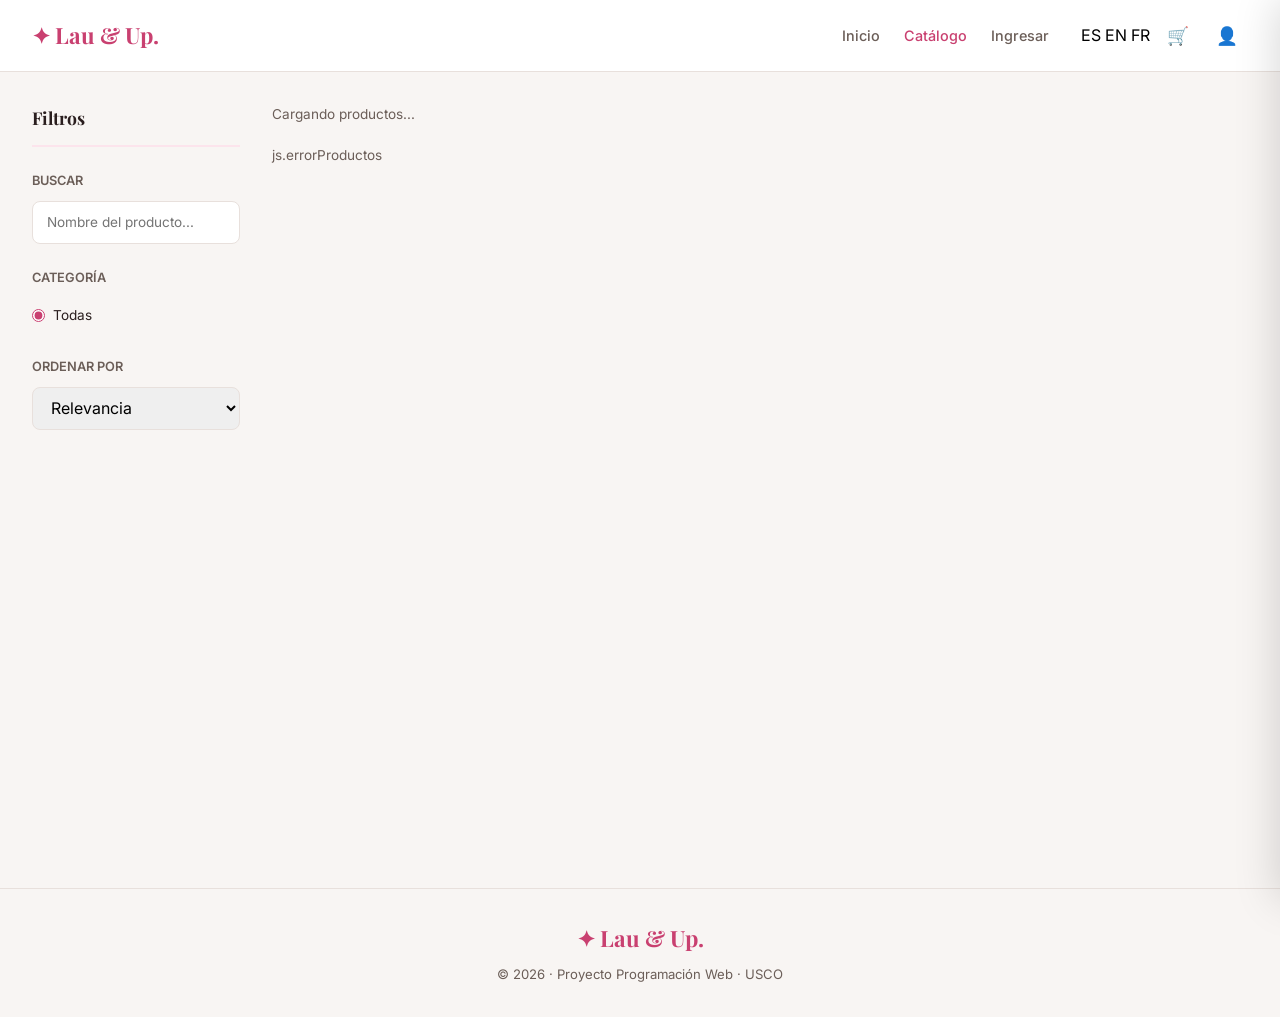
<file: LauUp/src/main/resources/static/producto.html>
<!DOCTYPE html>
<html lang="es">
<head>
    <meta charset="UTF-8"/>
    <meta name="viewport" content="width=device-width, initial-scale=1.0"/>
    <title>Producto | Lau & Up.</title>
    <link rel="stylesheet" href="css/styles.css"/>
    <link href="https://fonts.googleapis.com/css2?family=Playfair+Display:wght@400;600;700&family=Inter:wght@300;400;500;600&display=swap" rel="stylesheet"/>
</head>
<body>
<a href="#contenido-principal" class="skip-link">Saltar al contenido</a>

<header class="header" role="banner">
    <div class="header-inner">
        <a href="index.html" class="logo">✦ Lau &amp; Up.</a>
        <nav class="nav">
            <a href="index.html" class="nav-link" data-i18n="nav.inicio">Inicio</a>
            <a href="catalogo.html" class="nav-link" data-i18n="nav.catalogo">Catálogo</a>
            <span id="nav-auth"></span>
        </nav>
        <div class="header-actions">
            <div class="lang-selector">
                <button class="lang-btn active" data-lang="es" onclick="I18N.cambiar('es')">ES</button>
                <button class="lang-btn" data-lang="en" onclick="I18N.cambiar('en')">EN</button>
                <button class="lang-btn" data-lang="fr" onclick="I18N.cambiar('fr')">FR</button>
            </div>
            <button class="btn-icon" onclick="abrirCarrito()" aria-label="Abrir carrito">
                🛒 <span class="badge" id="badge-carrito">0</span>
            </button>
            <button class="btn-icon" id="btn-user" onclick="irPerfil()" aria-label="Ver perfil">👤</button>
        </div>
    </div>
</header>

<main role="main" id="contenido-principal">

    <!-- Breadcrumb -->
    <div class="breadcrumb">
        <a href="index.html" data-i18n="nav.inicio">Inicio</a>
        <span>›</span>
        <a href="catalogo.html" data-i18n="nav.catalogo">Catálogo</a>
        <span>›</span>
        <span id="bread-nombre">...</span>
    </div>

    <!-- Detalle producto -->
    <div class="producto-detalle" id="producto-detalle">
        <div class="skeleton-detalle">
            <div class="skeleton-card" style="height:400px"></div>
            <div style="display:flex;flex-direction:column;gap:1rem">
                <div class="skeleton-card" style="height:40px"></div>
                <div class="skeleton-card" style="height:20px"></div>
                <div class="skeleton-card" style="height:80px"></div>
                <div class="skeleton-card" style="height:50px"></div>
            </div>
        </div>
    </div>

    <!-- Productos relacionados -->
    <section class="section" id="sec-relacionados" style="display:none">
        <h2 class="section-title" data-i18n="prod.relacionados">Productos relacionados</h2>
        <div class="productos-grid" id="grid-relacionados"></div>
    </section>

</main>

<footer class="footer" role="contentinfo">
    <div class="footer-inner">
        <span class="logo">✦ Lau &amp; Up.</span>
        <p data-i18n="footer.texto">© 2026 · Proyecto Programación Web · USCO</p>
    </div>
</footer>

<!-- Carrito -->
<div class="overlay" id="overlay" onclick="cerrarCarrito()"></div>
<aside class="carrito-panel" id="carrito-panel" role="dialog" aria-modal="true" aria-label="Carrito">
    <div class="carrito-header">
        <h3 data-i18n="carrito.titulo">Tu carrito</h3>
        <button onclick="cerrarCarrito()" class="btn-cerrar" aria-label="Cerrar carrito">✕</button>
    </div>
    <div class="carrito-items" id="carrito-items"></div>
    <div class="carrito-footer">
        <div class="carrito-total">
            <span data-i18n="carrito.total">Total</span>
            <strong id="carrito-total-val">$0</strong>
        </div>
        <button class="btn-primary w100" onclick="checkout()" data-i18n="carrito.pagar">Proceder al pago</button>
    </div>
</aside>

<!-- Modal checkout -->
<div class="modal-overlay" id="modal-checkout" style="display:none">
    <div class="modal">
        <h3 data-i18n="checkout.titulo">Confirmar pedido</h3>
        <label class="form-label">
            <span data-i18n="checkout.direccion">Dirección de envío</span>
            <input type="text" id="input-direccion" 
                   data-i18n-placeholder="checkout.placeholder"
                   placeholder="Calle 12 #34-56, Neiva"/>
        </label>
        <div class="modal-actions">
            <button class="btn-outline" onclick="cerrarCheckout()" data-i18n="checkout.cancelar">Cancelar</button>
            <button class="btn-primary" onclick="confirmarPedido()" data-i18n="checkout.confirmar">Confirmar</button>
        </div>
    </div>
</div>

<script src="js/i18n.js"></script>
<script src="js/api.js"></script>
<script src="js/carrito.js"></script>
<script src="js/auth.js"></script>
<script src="js/producto.js"></script>
</body>
</html>
</file>
<file: LauUp/src/main/resources/static/css/styles.css>
/* ============================================================
   LAU UP — Estilos completos
   ============================================================ */

:root {
    --rosa:     #c94070;
    --rosa-cl:  #fce4ec;
    --rosa-dk:  #a02d59;
    --gris-f:   #f8f5f3;
    --gris-m:   #e8e0dc;
    --gris-t:   #6b5e58;
    --negro:    #2a1e1e;
    --blanco:   #ffffff;
    --sombra:   0 4px 20px rgba(0,0,0,.08);
    --radio:    12px;
    --trans:    .25s ease;
    font-family: 'Inter', sans-serif;
}

*, *::before, *::after { box-sizing: border-box; margin: 0; padding: 0; }
body   { background: var(--gris-f); color: var(--negro); line-height: 1.6; }
a      { color: inherit; text-decoration: none; }
button { cursor: pointer; border: none; background: none; font: inherit; }
img    { max-width: 100%; display: block; }
input, select { font: inherit; }

h1, h2, h3 { font-family: 'Playfair Display', serif; }

/* __ Header ____________________________________________________ */
.header {
    position: sticky; top: 0; z-index: 100;
    background: rgba(255,255,255,.95);
    backdrop-filter: blur(8px);
    border-bottom: 1px solid var(--gris-m);
}
.header-inner {
    max-width: 1280px; margin: auto;
    display: flex; align-items: center; gap: 2rem;
    padding: .9rem 2rem;
}
.logo { font-family: 'Playfair Display', serif; font-size: 1.4rem; color: var(--rosa); font-weight: 700; }
.nav  { display: flex; align-items: center; gap: 1.5rem; margin-left: auto; }
.nav-link { font-size: .9rem; font-weight: 500; color: var(--gris-t); transition: color var(--trans); }
.nav-link:hover, .nav-link.active { color: var(--rosa); }
.header-actions { display: flex; align-items: center; gap: .5rem; }
.btn-icon {
    position: relative; padding: .45rem .6rem; border-radius: 8px;
    font-size: 1.1rem; transition: background var(--trans);
}
.btn-icon:hover { background: var(--rosa-cl); }
.badge {
    position: absolute; top: -4px; right: -4px;
    background: var(--rosa); color: #fff; font-size: .65rem; font-weight: 700;
    min-width: 18px; height: 18px; border-radius: 50%;
    display: flex; align-items: center; justify-content: center;
}

/* __ Botones ______________________________________________________ */
.btn-primary {
    display: inline-block; padding: .75rem 1.8rem;
    background: var(--rosa); color: #fff; border-radius: 50px;
    font-weight: 600; font-size: .95rem; transition: all var(--trans);
}
.btn-primary:hover { background: var(--rosa-dk); transform: translateY(-1px); box-shadow: 0 6px 20px rgba(232,86,122,.35); }
.btn-outline {
    display: inline-block; padding: .7rem 1.7rem;
    border: 2px solid var(--rosa); color: var(--rosa); border-radius: 50px;
    font-weight: 600; transition: all var(--trans);
}
.btn-outline:hover { background: var(--rosa); color: #fff; }
.btn-add {
    padding: .5rem 1rem; background: var(--rosa); color: #fff;
    border-radius: 50px; font-size: .8rem; font-weight: 600;
    transition: all var(--trans); white-space: nowrap;
}
.btn-add:hover:not(.disabled) { background: var(--rosa-dk); }
.btn-add.disabled { background: var(--gris-m); color: var(--gris-t); cursor: not-allowed; }
.w100 { width: 100%; text-align: center; }

/* ___ Hero __________________________________________________________________________ */
.hero {
    position: relative; overflow: hidden;
    min-height: 500px; display: flex; align-items: center;
    background: linear-gradient(135deg, #fff0f4 0%, #fce4ec 60%, #f8f5f3 100%);
    padding: 5rem 2rem;
}
.hero-content { max-width: 580px; margin: auto auto auto 10%; position: relative; z-index: 2; }
.hero-tag { font-size: .8rem; font-weight: 600; letter-spacing: .12em; text-transform: uppercase; color: var(--rosa); }
.hero-title { font-size: clamp(2.5rem, 5vw, 4rem); line-height: 1.15; margin: .5rem 0 1rem; color: var(--negro); }
.hero-title em { color: var(--rosa); font-style: normal; }
.hero-sub { font-size: 1.05rem; color: var(--gris-t); margin-bottom: 2rem; max-width: 420px; }

/* __ Secciones ____________________________________________________ */
.section     { max-width: 1280px; margin: auto; padding: 4rem 2rem; }
.section-alt { background: var(--blanco); max-width: 100%; }
.section-title { font-size: clamp(1.6rem, 3vw, 2.2rem); text-align: center; margin-bottom: 2.5rem; }

/* __ Skeleton ____________________________________________________ */
.skeleton-card {
    background: linear-gradient(90deg, var(--gris-m) 25%, #f0e8e4 50%, var(--gris-m) 75%);
    background-size: 200% 100%; animation: shimmer 1.4s infinite;
    border-radius: var(--radio); height: 220px;
}
@keyframes shimmer { 0%{background-position:200%}100%{background-position:-200%} }

/* __ Categorías ____________________________________________________ */
.categorias-grid {
    display: grid;
    grid-template-columns: repeat(auto-fit, minmax(180px, 1fr));
    gap: 1.2rem;
}
.cat-card {
    background: var(--blanco); border-radius: var(--radio);
    padding: 1.8rem 1.2rem; text-align: center;
    box-shadow: var(--sombra); transition: all var(--trans);
    border: 2px solid transparent;
}
.cat-card:hover { transform: translateY(-4px); border-color: var(--rosa); }
.cat-icon  { font-size: 2.2rem; margin-bottom: .7rem; display: block; }
.cat-nombre { font-size: 1rem; font-weight: 600; margin-bottom: .3rem; }
.cat-desc  { font-size: .8rem; color: var(--gris-t); }

/* __ Productos ____________________________________________________ */
.productos-grid {
    display: grid;
    grid-template-columns: repeat(auto-fill, minmax(240px, 1fr));
    gap: 1.5rem;
}
.producto-card {
    background: var(--blanco); border-radius: var(--radio);
    box-shadow: var(--sombra); overflow: hidden;
    transition: all var(--trans); display: flex; flex-direction: column;
}
.producto-card:hover { transform: translateY(-4px); box-shadow: 0 12px 40px rgba(0,0,0,.12); }
.producto-img {
    position: relative; height: 200px; overflow: hidden;
    background: var(--rosa-cl); display: flex; align-items: center; justify-content: center;
}
.producto-img img { width: 100%; height: 100%; object-fit: cover; }
.producto-img-placeholder { font-size: 4rem; opacity: .6; }
.badge-agotado {
    position: absolute; top: 10px; right: 10px;
    background: rgba(0,0,0,.6); color: #fff;
    font-size: .7rem; padding: .2rem .6rem; border-radius: 20px;
}
.producto-body   { padding: 1.2rem; flex: 1; display: flex; flex-direction: column; gap: .4rem; }
.producto-cat    { font-size: .72rem; font-weight: 600; color: var(--rosa); text-transform: uppercase; }
.producto-nombre { font-family: 'Playfair Display', serif; font-size: 1rem; line-height: 1.3; }
.producto-desc   { font-size: .8rem; color: var(--gris-t); flex: 1; }
.producto-footer { display: flex; align-items: center; justify-content: space-between; margin-top: auto; padding-top: .6rem; }
.producto-precio { font-size: 1.05rem; color: var(--rosa); }

/* __ Carrito ____________________________________________________ */
.overlay {
    display: none; position: fixed; inset: 0; background: rgba(0,0,0,.4);
    z-index: 200; backdrop-filter: blur(2px);
}
.overlay.visible { display: block; }
.carrito-panel {
    position: fixed; right: -420px; top: 0; bottom: 0; width: 420px;
    background: var(--blanco); z-index: 201; box-shadow: -4px 0 40px rgba(0,0,0,.15);
    display: flex; flex-direction: column; transition: right .3s ease;
}
.carrito-panel.open { right: 0; }
.carrito-header { display: flex; align-items: center; justify-content: space-between; padding: 1.5rem; border-bottom: 1px solid var(--gris-m); }
.carrito-header h3 { font-family: 'Playfair Display', serif; font-size: 1.3rem; }
.btn-cerrar { font-size: 1.2rem; color: var(--gris-t); transition: color var(--trans); }
.btn-cerrar:hover { color: var(--rosa); }
.carrito-items { flex: 1; overflow-y: auto; padding: 1rem; }
.carrito-vacio { display: flex; flex-direction: column; align-items: center; justify-content: center; gap: 1rem; height: 100%; text-align: center; color: var(--gris-t); }
.carrito-item { display: flex; align-items: center; gap: .8rem; padding: .8rem 0; border-bottom: 1px solid var(--gris-m); }
.ci-info    { flex: 1; }
.ci-nombre  { font-size: .9rem; font-weight: 500; }
.ci-precio  { font-size: .8rem; color: var(--rosa); }
.ci-controles { display: flex; align-items: center; gap: .5rem; }
.ci-controles button { width: 28px; height: 28px; border-radius: 50%; background: var(--gris-m); font-weight: 700; }
.ci-controles button:hover { background: var(--rosa); color: #fff; }
.ci-quitar { color: var(--gris-t); font-size: .9rem; }
.ci-quitar:hover { color: var(--rosa); }
.carrito-footer { padding: 1.5rem; border-top: 1px solid var(--gris-m); }
.carrito-total { display: flex; justify-content: space-between; margin-bottom: 1rem; font-size: 1.1rem; }

/* __ Modal ____________________________________________________ */
.modal-overlay {
    position: fixed; inset: 0; background: rgba(0,0,0,.5);
    z-index: 300; display: flex; align-items: center; justify-content: center;
}
.modal { background: var(--blanco); border-radius: 16px; padding: 2rem; width: 420px; max-width: 95vw; }
.modal h3 { font-family: 'Playfair Display', serif; font-size: 1.4rem; margin-bottom: 1.5rem; }
.modal-actions { display: flex; gap: 1rem; margin-top: 1.5rem; }

/* __ Forms ____________________________________________________ */
.form-label { display: flex; flex-direction: column; gap: .4rem; font-size: .85rem; font-weight: 500; margin-bottom: .9rem; }
.form-input { padding: .7rem 1rem; border: 1.5px solid var(--gris-m); border-radius: 8px; font-size: .95rem; transition: border var(--trans); }
.form-input:focus { outline: none; border-color: var(--rosa); }
.form-input:disabled { background: var(--gris-f); color: var(--gris-t); }
.form-row { display: grid; grid-template-columns: 1fr 1fr; gap: 1rem; }

/* __ Auth ____________________________________________________ */
.auth-body { display: flex; align-items: center; justify-content: center; min-height: 100vh; padding: 2rem; }
.auth-container { background: var(--blanco); border-radius: 20px; padding: 2.5rem; width: 460px; max-width: 100%; box-shadow: var(--sombra); }
.auth-tabs { display: flex; margin-bottom: 2rem; border: 1.5px solid var(--gris-m); border-radius: 50px; overflow: hidden; }
.auth-tab { flex: 1; padding: .7rem; font-weight: 600; font-size: .9rem; color: var(--gris-t); transition: all var(--trans); }
.auth-tab.active { background: var(--rosa); color: #fff; }
.auth-title { font-size: 1.5rem; margin-bottom: 1.5rem; }
.auth-switch { text-align: center; font-size: .85rem; color: var(--gris-t); margin-top: 1rem; }
.auth-switch a { color: var(--rosa); font-weight: 600; }

/* __ Alerts ____________________________________________________ */
.alert-error   { background: #fff0f0; border: 1px solid #fca5a5; color: #b91c1c; padding: .7rem 1rem; border-radius: 8px; font-size: .85rem; margin-bottom: 1rem; }
.alert-success { background: #f0fff4; border: 1px solid #86efac; color: #15803d; padding: .7rem 1rem; border-radius: 8px; font-size: .85rem; margin-bottom: 1rem; }

/* ___ Toast ____________________________________________________ */
.toast {
    position: fixed; bottom: 2rem; left: 50%; transform: translateX(-50%) translateY(60px);
    background: var(--negro); color: #fff; padding: .8rem 1.6rem;
    border-radius: 50px; font-size: .9rem; z-index: 999;
    transition: transform .3s ease, opacity .3s ease; opacity: 0;
}
.toast.show { transform: translateX(-50%) translateY(0); opacity: 1; }

/* __ Catálogo layout ____________________________________________________ */
.catalogo-layout { display: flex; gap: 0; min-height: 80vh; max-width: 1280px; margin: 2rem auto; padding: 0 2rem; }
.sidebar { width: 240px; flex-shrink: 0; padding-right: 2rem; }
.sidebar-title { font-size: 1.1rem; margin-bottom: 1.5rem; padding-bottom: .8rem; border-bottom: 2px solid var(--rosa-cl); }
.filtro-grupo { margin-bottom: 1.5rem; }
.filtro-label { font-size: .8rem; font-weight: 600; text-transform: uppercase; color: var(--gris-t); margin-bottom: .6rem; display: block; }
.radio-label  { display: flex; align-items: center; gap: .5rem; font-size: .85rem; padding: .4rem 0; cursor: pointer; }
.radio-label input { accent-color: var(--rosa); }
.input-search { width: 100%; padding: .6rem .9rem; border: 1.5px solid var(--gris-m); border-radius: 8px; font-size: .85rem; }
.input-search:focus { outline: none; border-color: var(--rosa); }
.select-orden { width: 100%; padding: .6rem .9rem; border: 1.5px solid var(--gris-m); border-radius: 8px; }
.catalogo-main { flex: 1; }
.resultado-count { color: var(--gris-t); font-size: .85rem; margin-bottom: 1.2rem; }

/* __ Perfil ____________________________________________________ */
.perfil-layout { display: flex; gap: 2rem; max-width: 1100px; margin: 2rem auto; padding: 0 2rem; }
.perfil-sidebar { width: 240px; flex-shrink: 0; background: var(--blanco); border-radius: var(--radio); padding: 2rem; box-shadow: var(--sombra); text-align: center; height: fit-content; }
.perfil-avatar { font-size: 3rem; margin-bottom: 1rem; }
.text-muted { color: var(--gris-t); font-size: .85rem; }
.perfil-nav { display: flex; flex-direction: column; gap: .3rem; margin-top: 1.5rem; text-align: left; }
.perfil-link { padding: .6rem .8rem; border-radius: 8px; font-size: .9rem; font-weight: 500; color: var(--gris-t); transition: all var(--trans); }
.perfil-link:hover, .perfil-link.active { background: var(--rosa-cl); color: var(--rosa); }
.perfil-link.peligro:hover { background: #fff0f0; color: #b91c1c; }
.perfil-main { flex: 1; background: var(--blanco); border-radius: var(--radio); padding: 2rem; box-shadow: var(--sombra); }

/* __ Pedidos ____________________________________________________ */
.pedido-card { border: 1.5px solid var(--gris-m); border-radius: var(--radio); padding: 1.2rem; margin-bottom: 1rem; }
.pedido-header { display: flex; justify-content: space-between; align-items: center; margin-bottom: .4rem; }
.pedido-items  { margin: .8rem 0; padding: .8rem 0; border-top: 1px solid var(--gris-m); border-bottom: 1px solid var(--gris-m); }
.pedido-item   { display: flex; justify-content: space-between; font-size: .85rem; padding: .2rem 0; }
.pedido-total  { text-align: right; margin-top: .5rem; }
.badge-estado  { font-size: .72rem; font-weight: 700; padding: .25rem .7rem; border-radius: 20px; text-transform: uppercase; }
.estado-pendiente  { background: #fff7ed; color: #c2410c; }
.estado-pagado     { background: #f0fdf4; color: #166534; }
.estado-enviado    { background: #eff6ff; color: #1d4ed8; }
.estado-entregado  { background: #f0fdf4; color: #166534; }
.estado-cancelado  { background: #fff0f0; color: #b91c1c; }

/* __ Footer ____________________________________________________ */
.footer { border-top: 1px solid var(--gris-m); padding: 2rem; margin-top: 4rem; }
.footer-inner { max-width: 1280px; margin: auto; text-align: center; }
.footer-inner p { font-size: .82rem; color: var(--gris-t); margin-top: .4rem; }

/* __ Responsive ____________________________________________________ */
@media (max-width: 768px) {
    .hero-content { margin-left: 1rem; }
    .catalogo-layout { flex-direction: column; }
    .sidebar { width: 100%; padding-right: 0; }
    .perfil-layout { flex-direction: column; }
    .perfil-sidebar { width: 100%; }
    .form-row { grid-template-columns: 1fr; }
    .carrito-panel { width: 100%; right: -100%; }
    .header-inner { padding: .8rem 1rem; }
}
/* __ Boton Cancelar Pedido _____________________________________________*/
.pedido-footer-row {
    display: flex;
    justify-content: space-between;
    align-items: center;
    margin-top: .5rem;
}
.btn-cancelar {
    padding: .45rem 1rem;
    background: transparent;
    border: 1.5px solid #b91c1c;
    color: #b91c1c;
    border-radius: 50px;
    font-size: .8rem;
    font-weight: 600;
    cursor: pointer;
    transition: all var(--trans);
}
.btn-cancelar:hover {
    background: #b91c1c;
    color: #fff;
}
/**/
/* __ Admin ____________________________________________________________________________ */
/* __ Los que siguen son de admin, yo señalo hasta donde ________*/
.admin-tag {
    font-size: .6rem; font-weight: 700; background: var(--rosa);
    color: #fff; padding: .15rem .5rem; border-radius: 20px;
    vertical-align: middle; margin-left: .4rem;
}
.admin-layout {
    display: flex; min-height: calc(100vh - 60px);
}
.admin-sidebar {
    width: 220px; flex-shrink: 0;
    background: var(--blanco); border-right: 1px solid var(--gris-m);
    padding: 2rem 1rem;
}
.admin-nav { display: flex; flex-direction: column; gap: .3rem; }
.admin-link {
    padding: .7rem 1rem; border-radius: 8px;
    font-size: .9rem; font-weight: 500; color: var(--gris-t);
    transition: all var(--trans); display: block;
}
.admin-link:hover, .admin-link.active {
    background: var(--rosa-cl); color: var(--rosa);
}
.admin-main { flex: 1; padding: 2rem; }
.admin-seccion { max-width: 1100px; }
.admin-sec-header {
    display: flex; justify-content: space-between;
    align-items: center; margin-bottom: 1.5rem;
}
.admin-sec-header h2 { font-size: 1.5rem; }

/* __ Tabla ____________________________________ */
.tabla-wrap { overflow-x: auto; }
.admin-tabla {
    width: 100%; border-collapse: collapse;
    background: var(--blanco); border-radius: var(--radio);
    overflow: hidden; box-shadow: var(--sombra);
}
.admin-tabla thead { background: var(--rosa); color: #fff; }
.admin-tabla th { padding: .9rem 1rem; text-align: left; font-size: .85rem; font-weight: 600; }
.admin-tabla td { padding: .8rem 1rem; font-size: .85rem; border-bottom: 1px solid var(--gris-m); }
.admin-tabla tr:last-child td { border-bottom: none; }
.admin-tabla tr:hover td { background: var(--gris-f); }

/* __ Botones tabla ____________________________________ */
.acciones { display: flex; gap: .5rem; }
.btn-editar {
    padding: .35rem .8rem; border-radius: 20px;
    background: #eff6ff; color: #1d4ed8;
    font-size: .75rem; font-weight: 600;
    border: 1px solid #bfdbfe; transition: all var(--trans);
}
.btn-editar:hover { background: #1d4ed8; color: #fff; }
.btn-eliminar {
    padding: .35rem .8rem; border-radius: 20px;
    background: #fff0f0; color: #b91c1c;
    font-size: .75rem; font-weight: 600;
    border: 1px solid #fca5a5; transition: all var(--trans);
}
.btn-eliminar:hover { background: #b91c1c; color: #fff; }

/* __ Stock bajo ____________________________________ */
.stock-bajo { color: #b91c1c; font-weight: 700; }

/* __ Select estado pedido ____________________________________ */
.select-estado {
    padding: .35rem .6rem; border-radius: 8px;
    border: 1.5px solid var(--gris-m); font-size: .8rem;
    transition: border var(--trans);
}
.select-estado:focus { outline: none; border-color: var(--rosa); }

/* __ Modal grande ____________________________________ */
.modal-grande { width: 580px; }
.modal-grande textarea { resize: vertical; }
/* __ Hasta aca termina el panel de admin.html_____________________________________________*/

/* __ OAUTH2___________________________________________________________________________*/

/* ── Botón Google ────────────────────────────────────────────── */
.btn-google {
    display: flex;
    align-items: center;
    justify-content: center;
    gap: .8rem;
    width: 100%;
    padding: .75rem;
    border: 1.5px solid var(--gris-m);
    border-radius: 50px;
    font-size: .95rem;
    font-weight: 500;
    color: var(--negro);
    background: var(--blanco);
    cursor: pointer;
    transition: all var(--trans);
    text-decoration: none;
    margin-top: .5rem;
}
.btn-google:hover {
    border-color: #4285F4;
    box-shadow: 0 2px 10px rgba(66,133,244,.2);
}

/* ── Separador ───────────────────────────────────────────────── */
.separador {
    display: flex;
    align-items: center;
    gap: 1rem;
    margin: 1rem 0;
    color: var(--gris-t);
    font-size: .85rem;
}
.separador::before,
.separador::after {
    content: '';
    flex: 1;
    height: 1px;
    background: var(--gris-m);
}
/* __ Hasta aca termina el OAUTH_____________________________________________*/


/* __ Sniffer___________________________________________________________________________*/

/* ── Accesibilidad ───────────────────────────────────────────── */
.skip-link {
    position: absolute;
    top: -100px;
    left: 0;
    background: var(--rosa);
    color: #fff;
    padding: .5rem 1rem;
    border-radius: 0 0 8px 0;
    font-weight: 600;
    z-index: 9999;
    transition: top .3s;
}
.skip-link:focus { top: 0; }

/* __ Producto.html___________________________________________________________________________*/
/* ── Breadcrumb ──────────────────────────────────────────────── */
.breadcrumb {
    max-width: 1280px;
    margin: 1.5rem auto;
    padding: 0 2rem;
    display: flex;
    align-items: center;
    gap: .5rem;
    font-size: .85rem;
    color: var(--gris-t);
}
.breadcrumb a { color: var(--rosa); transition: opacity var(--trans); }
.breadcrumb a:hover { opacity: .8; }

/* ── Detalle producto ────────────────────────────────────────── */
.producto-detalle {
    max-width: 1280px;
    margin: 0 auto;
    padding: 0 2rem 4rem;
}
.detalle-grid {
    display: grid;
    grid-template-columns: 1fr 1fr;
    gap: 4rem;
    align-items: start;
}
.detalle-img {
    border-radius: var(--radio);
    overflow: hidden;
    background: var(--rosa-cl);
    aspect-ratio: 1;
    display: flex;
    align-items: center;
    justify-content: center;
    box-shadow: var(--sombra);
}
.detalle-img img {
    width: 100%;
    height: 100%;
    object-fit: cover;
}
.detalle-img-placeholder {
    font-size: 8rem;
    opacity: .6;
}
.detalle-info {
    display: flex;
    flex-direction: column;
    gap: 1.2rem;
}
.detalle-titulo {
    font-size: clamp(1.8rem, 3vw, 2.5rem);
    line-height: 1.2;
    color: var(--negro);
}
.detalle-precio {
    font-size: 2rem;
    font-weight: 700;
    color: var(--rosa);
    font-family: 'Playfair Display', serif;
}
.detalle-stock {
    display: inline-flex;
    align-items: center;
    gap: .4rem;
    font-size: .9rem;
    font-weight: 600;
    padding: .4rem 1rem;
    border-radius: 50px;
}
.detalle-stock.disponible {
    background: #f0fdf4;
    color: #166534;
}
.detalle-stock.agotado {
    background: #fff0f0;
    color: #b91c1c;
}
.detalle-descripcion {
    font-size: 1rem;
    color: var(--gris-t);
    line-height: 1.8;
    padding: 1rem 0;
    border-top: 1px solid var(--gris-m);
    border-bottom: 1px solid var(--gris-m);
}
.detalle-cantidad {
    display: flex;
    flex-direction: column;
    gap: .5rem;
}
.cantidad-controles {
    display: flex;
    align-items: center;
    gap: 1rem;
}
.cantidad-controles button {
    width: 36px;
    height: 36px;
    border-radius: 50%;
    background: var(--gris-m);
    font-size: 1.2rem;
    font-weight: 700;
    transition: all var(--trans);
    border: none;
    cursor: pointer;
}
.cantidad-controles button:hover {
    background: var(--rosa);
    color: #fff;
}
.cantidad-controles span {
    font-size: 1.2rem;
    font-weight: 600;
    min-width: 30px;
    text-align: center;
}
.detalle-acciones {
    display: flex;
    gap: 1rem;
    flex-wrap: wrap;
}
.detalle-acciones .btn-primary {
    flex: 1;
    text-align: center;
}

/* ── Skeleton detalle ────────────────────────────────────────── */
.skeleton-detalle {
    display: grid;
    grid-template-columns: 1fr 1fr;
    gap: 4rem;
}

/* ── Responsive detalle ──────────────────────────────────────── */
@media (max-width: 768px) {
    .detalle-grid { grid-template-columns: 1fr; gap: 2rem; }
    .skeleton-detalle { grid-template-columns: 1fr; }
    .detalle-acciones { flex-direction: column; }
}
</file>
